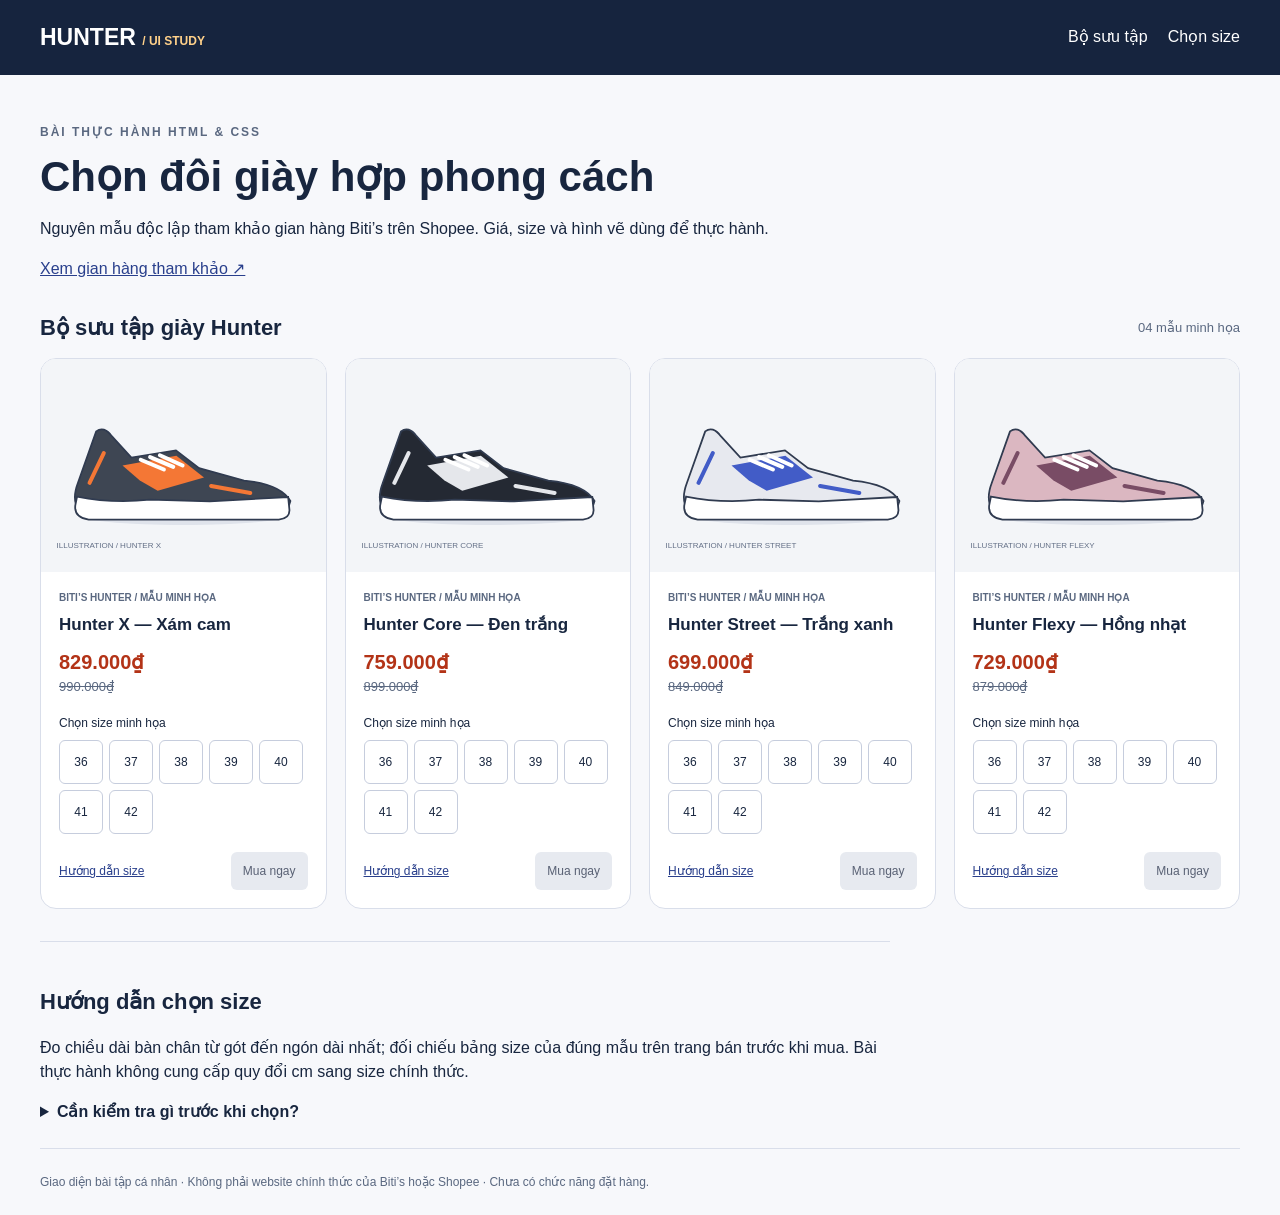
<file: index.html>
<!DOCTYPE html><html lang="vi"><head>
<!-- Google tag (gtag.js) -->
<script async src="https://www.googletagmanager.com/gtag/js?id=G-6M00YSX59X"></script>
<script>
  window.dataLayer = window.dataLayer || [];
  function gtag(){dataLayer.push(arguments);}
  gtag('js', new Date());
  gtag('config', 'G-6M00YSX59X');
</script>
<meta charset="UTF-8"><meta name="viewport" content="width=device-width, initial-scale=1.0"><title>Hunter UI Study — Buổi 2</title><link rel="stylesheet" href="css/style.css"></head><body><header class="site-header"><div class="container header-row"><a class="brand" href="index.html">HUNTER <span>/ UI STUDY</span></a><nav aria-label="Điều hướng chính"><a href="#products">Bộ sưu tập</a><a href="#size-guide">Chọn size</a></nav></div></header><main class="container"><section class="intro"><p class="eyebrow">BÀI THỰC HÀNH HTML &amp; CSS</p><h1>Chọn đôi giày hợp phong cách</h1><p>Nguyên mẫu độc lập tham khảo gian hàng Biti’s trên Shopee. Giá, size và hình vẽ dùng để thực hành.</p><a class="source-link" href="https://shopee.vn/bitisvn">Xem gian hàng tham khảo ↗</a></section><section id="products" aria-labelledby="collection-title"><div class="section-heading"><h2 id="collection-title">Bộ sưu tập giày Hunter</h2><p>04 mẫu minh họa</p></div><div class="product-grid"><article class="product-card" aria-labelledby="hunter-x-title"><div class="product-media"><img src="images/hunter-x.svg" alt="Hình minh họa giày Hunter X màu xám cam"></div><div class="product-body"><p class="product-series">BITI’S HUNTER / MẪU MINH HỌA</p><h3 id="hunter-x-title" class="product-title">Hunter X — Xám cam</h3><p class="product-price"><span class="sr-only">Giá mẫu </span>829.000₫ <del><span class="sr-only">Giá mẫu trước giảm </span>990.000₫</del></p><fieldset class="size-picker"><legend>Chọn size minh họa</legend><div class="size-list"><label class="size-option"><input type="radio" name="size-hunter-x" value="36"><span>36</span></label><label class="size-option"><input type="radio" name="size-hunter-x" value="37"><span>37</span></label><label class="size-option"><input type="radio" name="size-hunter-x" value="38"><span>38</span></label><label class="size-option"><input type="radio" name="size-hunter-x" value="39"><span>39</span></label><label class="size-option"><input type="radio" name="size-hunter-x" value="40"><span>40</span></label><label class="size-option"><input type="radio" name="size-hunter-x" value="41"><span>41</span></label><label class="size-option"><input type="radio" name="size-hunter-x" value="42"><span>42</span></label></div></fieldset><div class="product-actions"><a class="detail-link" href="#size-guide">Hướng dẫn size</a><button type="button" disabled>Mua ngay</button></div></div></article><article class="product-card" aria-labelledby="hunter-core-title"><div class="product-media"><img src="images/hunter-core.svg" alt="Hình minh họa giày Hunter Core màu đen trắng"></div><div class="product-body"><p class="product-series">BITI’S HUNTER / MẪU MINH HỌA</p><h3 id="hunter-core-title" class="product-title">Hunter Core — Đen trắng</h3><p class="product-price"><span class="sr-only">Giá mẫu </span>759.000₫ <del><span class="sr-only">Giá mẫu trước giảm </span>899.000₫</del></p><fieldset class="size-picker"><legend>Chọn size minh họa</legend><div class="size-list"><label class="size-option"><input type="radio" name="size-hunter-core" value="36"><span>36</span></label><label class="size-option"><input type="radio" name="size-hunter-core" value="37"><span>37</span></label><label class="size-option"><input type="radio" name="size-hunter-core" value="38"><span>38</span></label><label class="size-option"><input type="radio" name="size-hunter-core" value="39"><span>39</span></label><label class="size-option"><input type="radio" name="size-hunter-core" value="40"><span>40</span></label><label class="size-option"><input type="radio" name="size-hunter-core" value="41"><span>41</span></label><label class="size-option"><input type="radio" name="size-hunter-core" value="42"><span>42</span></label></div></fieldset><div class="product-actions"><a class="detail-link" href="#size-guide">Hướng dẫn size</a><button type="button" disabled>Mua ngay</button></div></div></article><article class="product-card" aria-labelledby="hunter-street-title"><div class="product-media"><img src="images/hunter-street.svg" alt="Hình minh họa giày Hunter Street màu trắng xanh"></div><div class="product-body"><p class="product-series">BITI’S HUNTER / MẪU MINH HỌA</p><h3 id="hunter-street-title" class="product-title">Hunter Street — Trắng xanh</h3><p class="product-price"><span class="sr-only">Giá mẫu </span>699.000₫ <del><span class="sr-only">Giá mẫu trước giảm </span>849.000₫</del></p><fieldset class="size-picker"><legend>Chọn size minh họa</legend><div class="size-list"><label class="size-option"><input type="radio" name="size-hunter-street" value="36"><span>36</span></label><label class="size-option"><input type="radio" name="size-hunter-street" value="37"><span>37</span></label><label class="size-option"><input type="radio" name="size-hunter-street" value="38"><span>38</span></label><label class="size-option"><input type="radio" name="size-hunter-street" value="39"><span>39</span></label><label class="size-option"><input type="radio" name="size-hunter-street" value="40"><span>40</span></label><label class="size-option"><input type="radio" name="size-hunter-street" value="41"><span>41</span></label><label class="size-option"><input type="radio" name="size-hunter-street" value="42"><span>42</span></label></div></fieldset><div class="product-actions"><a class="detail-link" href="#size-guide">Hướng dẫn size</a><button type="button" disabled>Mua ngay</button></div></div></article><article class="product-card" aria-labelledby="hunter-flexy-title"><div class="product-media"><img src="images/hunter-flexy.svg" alt="Hình minh họa giày Hunter Flexy màu hồng nhạt"></div><div class="product-body"><p class="product-series">BITI’S HUNTER / MẪU MINH HỌA</p><h3 id="hunter-flexy-title" class="product-title">Hunter Flexy — Hồng nhạt</h3><p class="product-price"><span class="sr-only">Giá mẫu </span>729.000₫ <del><span class="sr-only">Giá mẫu trước giảm </span>879.000₫</del></p><fieldset class="size-picker"><legend>Chọn size minh họa</legend><div class="size-list"><label class="size-option"><input type="radio" name="size-hunter-flexy" value="36"><span>36</span></label><label class="size-option"><input type="radio" name="size-hunter-flexy" value="37"><span>37</span></label><label class="size-option"><input type="radio" name="size-hunter-flexy" value="38"><span>38</span></label><label class="size-option"><input type="radio" name="size-hunter-flexy" value="39"><span>39</span></label><label class="size-option"><input type="radio" name="size-hunter-flexy" value="40"><span>40</span></label><label class="size-option"><input type="radio" name="size-hunter-flexy" value="41"><span>41</span></label><label class="size-option"><input type="radio" name="size-hunter-flexy" value="42"><span>42</span></label></div></fieldset><div class="product-actions"><a class="detail-link" href="#size-guide">Hướng dẫn size</a><button type="button" disabled>Mua ngay</button></div></div></article></div></section><section id="size-guide" class="size-guide" aria-labelledby="guide-title"><h2 id="guide-title">Hướng dẫn chọn size</h2><p>Đo chiều dài bàn chân từ gót đến ngón dài nhất; đối chiếu bảng size của đúng mẫu trên trang bán trước khi mua. Bài thực hành không cung cấp quy đổi cm sang size chính thức.</p><details><summary>Cần kiểm tra gì trước khi chọn?</summary><p>Đối chiếu size của mẫu, độ rộng chân và hướng dẫn từ gian hàng. Các lựa chọn size ở trên là dữ liệu minh họa, không thể hiện tồn kho.</p></details></section></main><footer class="container footer">Giao diện bài tập cá nhân · Không phải website chính thức của Biti’s hoặc Shopee · Chưa có chức năng đặt hàng.</footer></body></html>
</file>
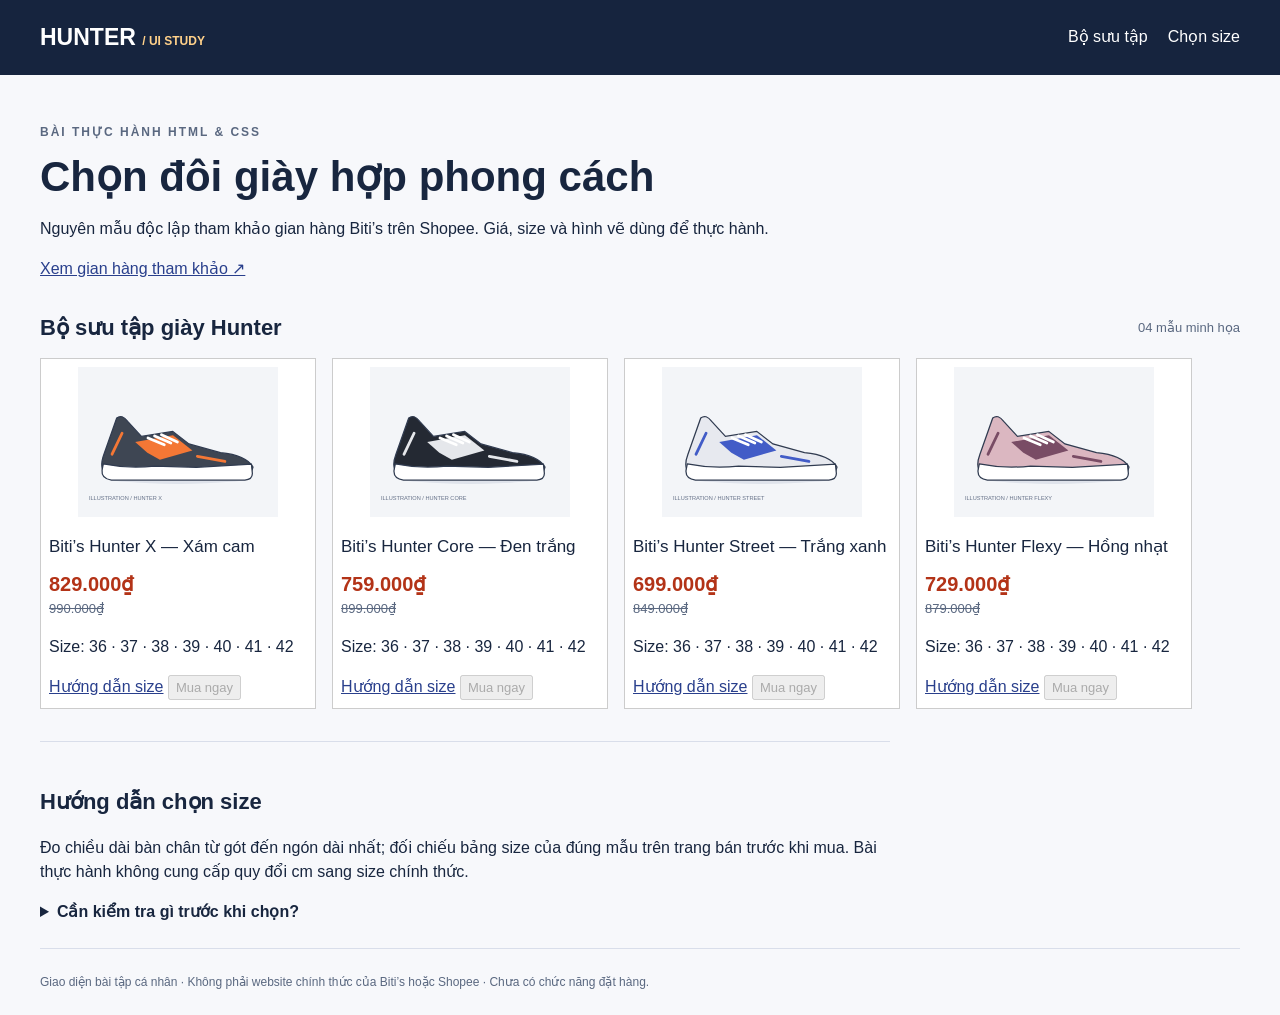
<file: Buoi1/index.html>
<!DOCTYPE html><html lang="vi"><head><meta charset="UTF-8"><meta name="viewport" content="width=device-width, initial-scale=1.0"><title>Hunter UI Study — Buổi 1</title><link rel="stylesheet" href="css/style.css"></head><body><header class="site-header"><div class="container header-row"><a class="brand" href="index.html">HUNTER <span>/ UI STUDY</span></a><nav aria-label="Điều hướng chính"><a href="#products">Bộ sưu tập</a><a href="#size-guide">Chọn size</a></nav></div></header><main class="container"><section class="intro"><p class="eyebrow">BÀI THỰC HÀNH HTML &amp; CSS</p><h1>Chọn đôi giày hợp phong cách</h1><p>Nguyên mẫu độc lập tham khảo gian hàng Biti’s trên Shopee. Giá, size và hình vẽ dùng để thực hành.</p><a class="source-link" href="https://shopee.vn/bitisvn">Xem gian hàng tham khảo ↗</a></section><section id="products" aria-labelledby="collection-title"><div class="section-heading"><h2 id="collection-title">Bộ sưu tập giày Hunter</h2><p>04 mẫu minh họa</p></div><div class="product-grid"><div class="product-card"><img src="images/hunter-x.svg" alt="Hình minh họa giày Hunter X màu xám cam"><div class="product-title">Biti’s Hunter X — Xám cam</div><p class="product-price">829.000₫ <s>990.000₫</s></p><p>Size: 36 · 37 · 38 · 39 · 40 · 41 · 42</p><a class="detail-link" href="#size-guide">Hướng dẫn size</a> <button type="button" disabled>Mua ngay</button></div><div class="product-card"><img src="images/hunter-core.svg" alt="Hình minh họa giày Hunter Core màu đen trắng"><div class="product-title">Biti’s Hunter Core — Đen trắng</div><p class="product-price">759.000₫ <s>899.000₫</s></p><p>Size: 36 · 37 · 38 · 39 · 40 · 41 · 42</p><a class="detail-link" href="#size-guide">Hướng dẫn size</a> <button type="button" disabled>Mua ngay</button></div><div class="product-card"><img src="images/hunter-street.svg" alt="Hình minh họa giày Hunter Street màu trắng xanh"><div class="product-title">Biti’s Hunter Street — Trắng xanh</div><p class="product-price">699.000₫ <s>849.000₫</s></p><p>Size: 36 · 37 · 38 · 39 · 40 · 41 · 42</p><a class="detail-link" href="#size-guide">Hướng dẫn size</a> <button type="button" disabled>Mua ngay</button></div><div class="product-card"><img src="images/hunter-flexy.svg" alt="Hình minh họa giày Hunter Flexy màu hồng nhạt"><div class="product-title">Biti’s Hunter Flexy — Hồng nhạt</div><p class="product-price">729.000₫ <s>879.000₫</s></p><p>Size: 36 · 37 · 38 · 39 · 40 · 41 · 42</p><a class="detail-link" href="#size-guide">Hướng dẫn size</a> <button type="button" disabled>Mua ngay</button></div></div></section><section id="size-guide" class="size-guide" aria-labelledby="guide-title"><h2 id="guide-title">Hướng dẫn chọn size</h2><p>Đo chiều dài bàn chân từ gót đến ngón dài nhất; đối chiếu bảng size của đúng mẫu trên trang bán trước khi mua. Bài thực hành không cung cấp quy đổi cm sang size chính thức.</p><details><summary>Cần kiểm tra gì trước khi chọn?</summary><p>Đối chiếu size của mẫu, độ rộng chân và hướng dẫn từ gian hàng. Các lựa chọn size ở trên là dữ liệu minh họa, không thể hiện tồn kho.</p></details></section></main><footer class="container footer">Giao diện bài tập cá nhân · Không phải website chính thức của Biti’s hoặc Shopee · Chưa có chức năng đặt hàng.</footer></body></html>
</file>
<file: css/style.css>
* { box-sizing: border-box; } html { scroll-behavior: smooth; } body { margin: 0; font-family: Arial, sans-serif; line-height: 1.5; color: #18263f; background: #f7f8fb; } .container { width: min(1200px, 100% - 40px); margin: 0 auto; } .site-header { background: #16243e; color: white; } .header-row { display: flex; justify-content: space-between; align-items: center; gap: 20px; padding: 20px 0; } .brand { font-size: 23px; font-weight: 800; color: white; text-decoration: none; } .brand span { color: #ffd18a; font-size: 12px; } nav { display: flex; gap: 20px; } nav a { color: white; text-decoration: none; } .intro { padding: 36px 0 30px; max-width: 800px; } .eyebrow { font-size: 12px; color: #5a6880; letter-spacing: 2px; font-weight: bold; } h1 { font-size: clamp(28px, 4vw, 42px); margin: 8px 0 12px; line-height: 1.15; } h2 { font-size: 22px; } .source-link { color: #293f8c; } .section-heading { display: flex; justify-content: space-between; align-items: center; gap: 16px; margin-bottom: 14px; } .section-heading h2, .section-heading p { margin: 0; } .section-heading p { color: #5a6880; font-size: 13px; } .product-card { background: white; } .product-title { font-size: 17px; } .product-price { color: #b33317; font-size: 20px; font-weight: bold; } .product-price del, .product-price s { display: block; color: #5a6880; font-size: 13px; font-weight: normal; } button { font: inherit; } .size-guide { margin-top: 32px; padding: 24px 0; border-top: 1px solid #d9deea; max-width: 850px; } summary { cursor: pointer; font-weight: bold; } .footer { border-top: 1px solid #d9deea; padding: 24px 0; font-size: 12px; color: #5a6880; } @media(max-width: 600px) { .header-row { align-items: flex-start; flex-direction: column; gap: 12px; } .intro { padding: 26px 0; } .section-heading { align-items: flex-start; flex-direction: column; gap: 4px; } }
/* Buổi 2: thẻ có ngữ nghĩa, Box Model, Grid và Flexbox */
.product-grid { display: grid; grid-template-columns: repeat(4, minmax(0, 1fr)); gap: 18px; }
.product-card { min-width: 0; border: 1px solid #d9deea; border-radius: 16px; overflow: hidden; display: flex; flex-direction: column; transition: border-color .2s ease, box-shadow .2s ease; }
.product-card:hover { border-color: #8798b9; box-shadow: 0 8px 24px #18263f12; }
.product-media { aspect-ratio: 4 / 3; background: #f3f5f8; }
.product-media img { width: 100%; height: 100%; object-fit: contain; display: block; }
.product-body { display: flex; flex-direction: column; flex: 1; padding: 18px; }
.product-series { font-size: 10px; font-weight: bold; color: #5a6880; margin: 0 0 8px; }
.product-title { margin: 0 0 10px; line-height: 1.4; }
.product-price { margin: 0 0 18px; }
.size-picker { border: 0; padding: 0; margin: 0 0 18px; min-width: 0; }
.size-picker legend { padding: 0; font-size: 12px; margin-bottom: 8px; }
.size-list { display: flex; flex-wrap: wrap; gap: 6px; }
.size-option { position: relative; }
.size-option input { position: absolute; width: 1px; height: 1px; opacity: 0; }
.size-option span { display: grid; place-items: center; width: 44px; height: 44px; border: 1px solid #c6cddd; border-radius: 6px; font-size: 12px; cursor: pointer; }
.size-option input:checked + span { background: #16243e; color: white; border-color: #16243e; }
.size-option input:focus-visible + span { outline: 3px solid #8b3c00; outline-offset: 2px; }
.product-actions { display: flex; flex-wrap: wrap; justify-content: space-between; align-items: center; gap: 10px; margin-top: auto; }
.detail-link { color: #293f8c; font-size: 12px; padding: 8px 0; }
.product-actions button { border: 0; border-radius: 6px; padding: 10px 12px; background: #e7eaf0; color: #596174; font-size: 12px; }
a:focus-visible, summary:focus-visible { outline: 3px solid #8b3c00; outline-offset: 4px; }
.site-header a:focus-visible { outline-color: #ffd18a; }
.sr-only { position: absolute; width: 1px; height: 1px; padding: 0; margin: -1px; overflow: hidden; clip: rect(0,0,0,0); white-space: nowrap; border: 0; }
@media(max-width: 1000px) { .product-grid { grid-template-columns: repeat(2, minmax(0, 1fr)); } }
@media(max-width: 520px) { .product-grid { grid-template-columns: 1fr; } }

/* Buoc 8: tang o size len 44px, kiem tra 1366/768/390/320px. */
</file>
<file: Buoi1/css/style.css>
* { box-sizing: border-box; } html { scroll-behavior: smooth; } body { margin: 0; font-family: Arial, sans-serif; line-height: 1.5; color: #18263f; background: #f7f8fb; } .container { width: min(1200px, 100% - 40px); margin: 0 auto; } .site-header { background: #16243e; color: white; } .header-row { display: flex; justify-content: space-between; align-items: center; gap: 20px; padding: 20px 0; } .brand { font-size: 23px; font-weight: 800; color: white; text-decoration: none; } .brand span { color: #ffd18a; font-size: 12px; } nav { display: flex; gap: 20px; } nav a { color: white; text-decoration: none; } .intro { padding: 36px 0 30px; max-width: 800px; } .eyebrow { font-size: 12px; color: #5a6880; letter-spacing: 2px; font-weight: bold; } h1 { font-size: clamp(28px, 4vw, 42px); margin: 8px 0 12px; line-height: 1.15; } h2 { font-size: 22px; } .source-link { color: #293f8c; } .section-heading { display: flex; justify-content: space-between; align-items: center; gap: 16px; margin-bottom: 14px; } .section-heading h2, .section-heading p { margin: 0; } .section-heading p { color: #5a6880; font-size: 13px; } .product-card { background: white; } .product-title { font-size: 17px; } .product-price { color: #b33317; font-size: 20px; font-weight: bold; } .product-price del, .product-price s { display: block; color: #5a6880; font-size: 13px; font-weight: normal; } button { font: inherit; } .size-guide { margin-top: 32px; padding: 24px 0; border-top: 1px solid #d9deea; max-width: 850px; } summary { cursor: pointer; font-weight: bold; } .footer { border-top: 1px solid #d9deea; padding: 24px 0; font-size: 12px; color: #5a6880; } @media(max-width: 600px) { .header-row { align-items: flex-start; flex-direction: column; gap: 12px; } .intro { padding: 26px 0; } .section-heading { align-items: flex-start; flex-direction: column; gap: 4px; } }
/* Bản nền khôi phục Buổi 1: thẻ chưa có bố cục responsive và lựa chọn size */
.product-grid { display: flex; gap: 16px; } .product-card { width: 276px; flex-shrink: 0; padding: 8px; border: 1px solid #ccc; } .product-card img { width: 100%; height: 150px; } .product-title { margin-top: 10px; } .product-price { margin: 10px 0; } .detail-link { color: #293f8c; } button { font-size: 13px; }
</file>
